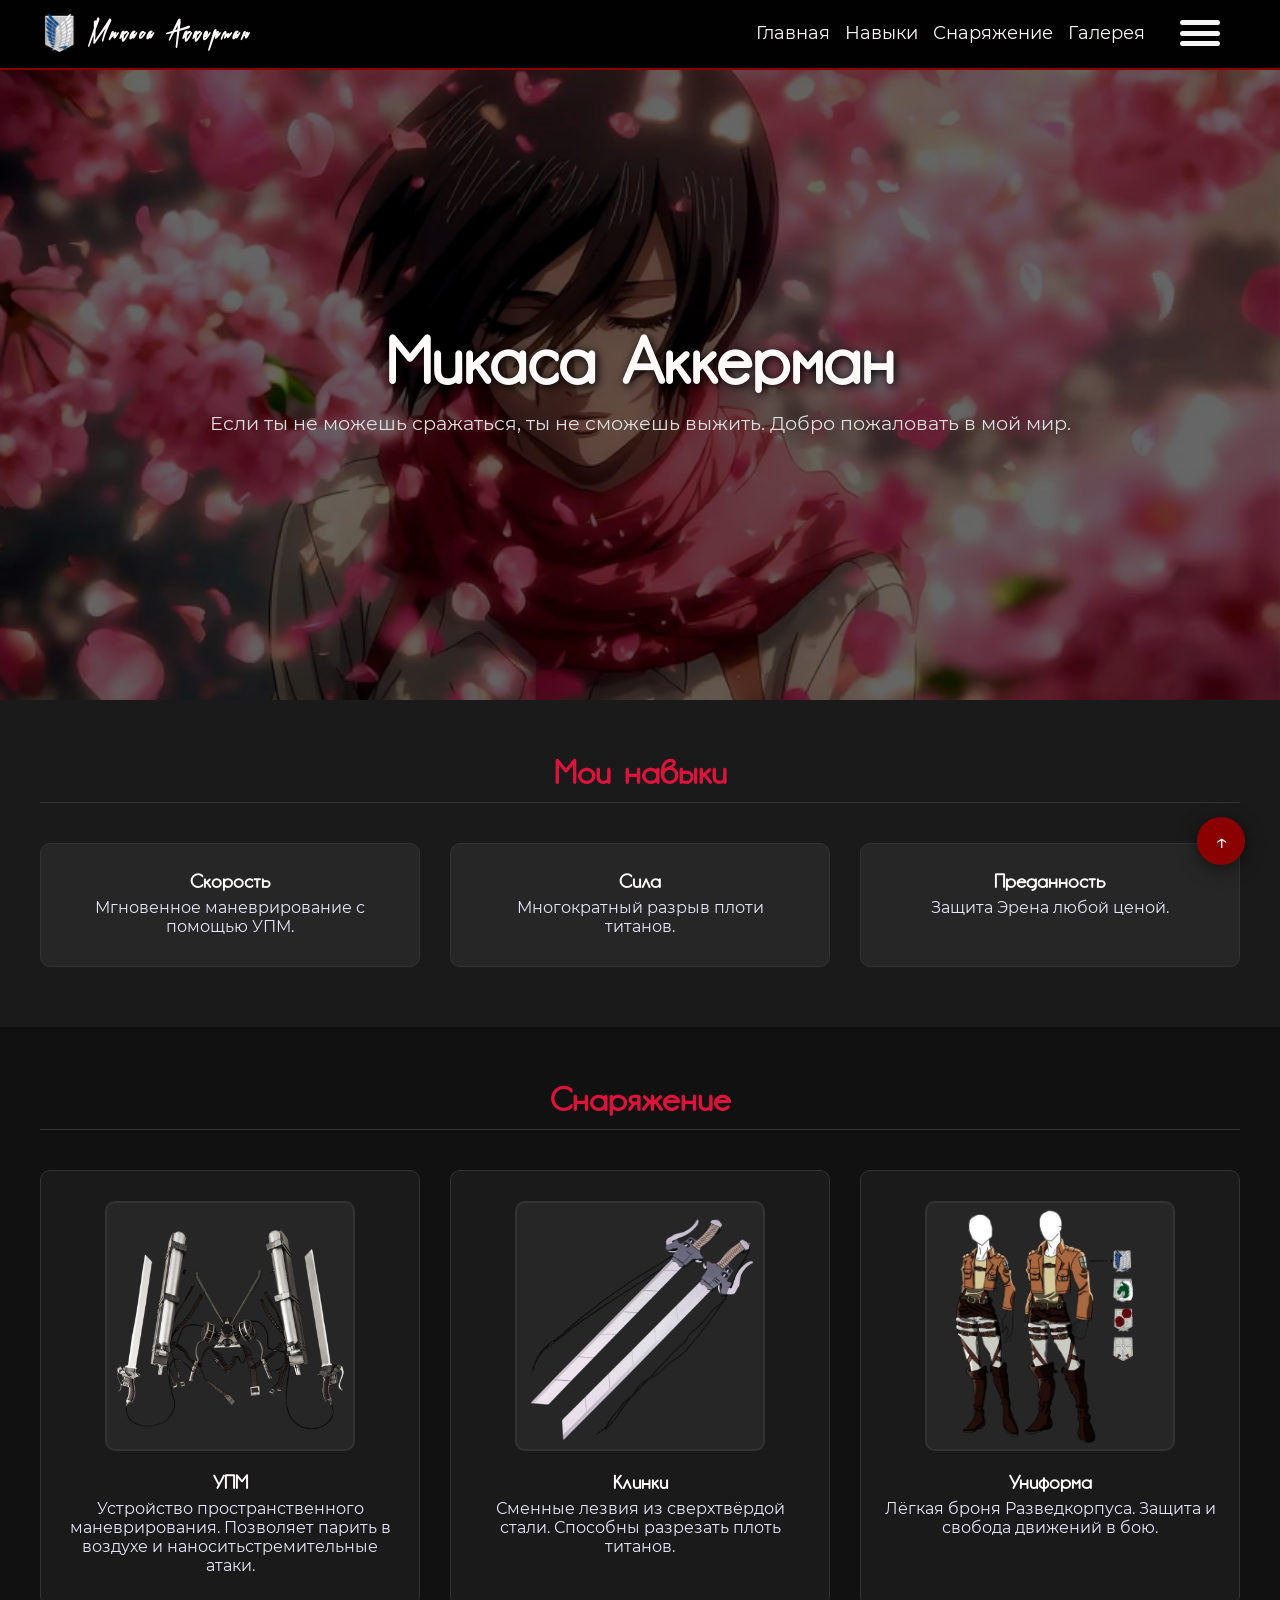
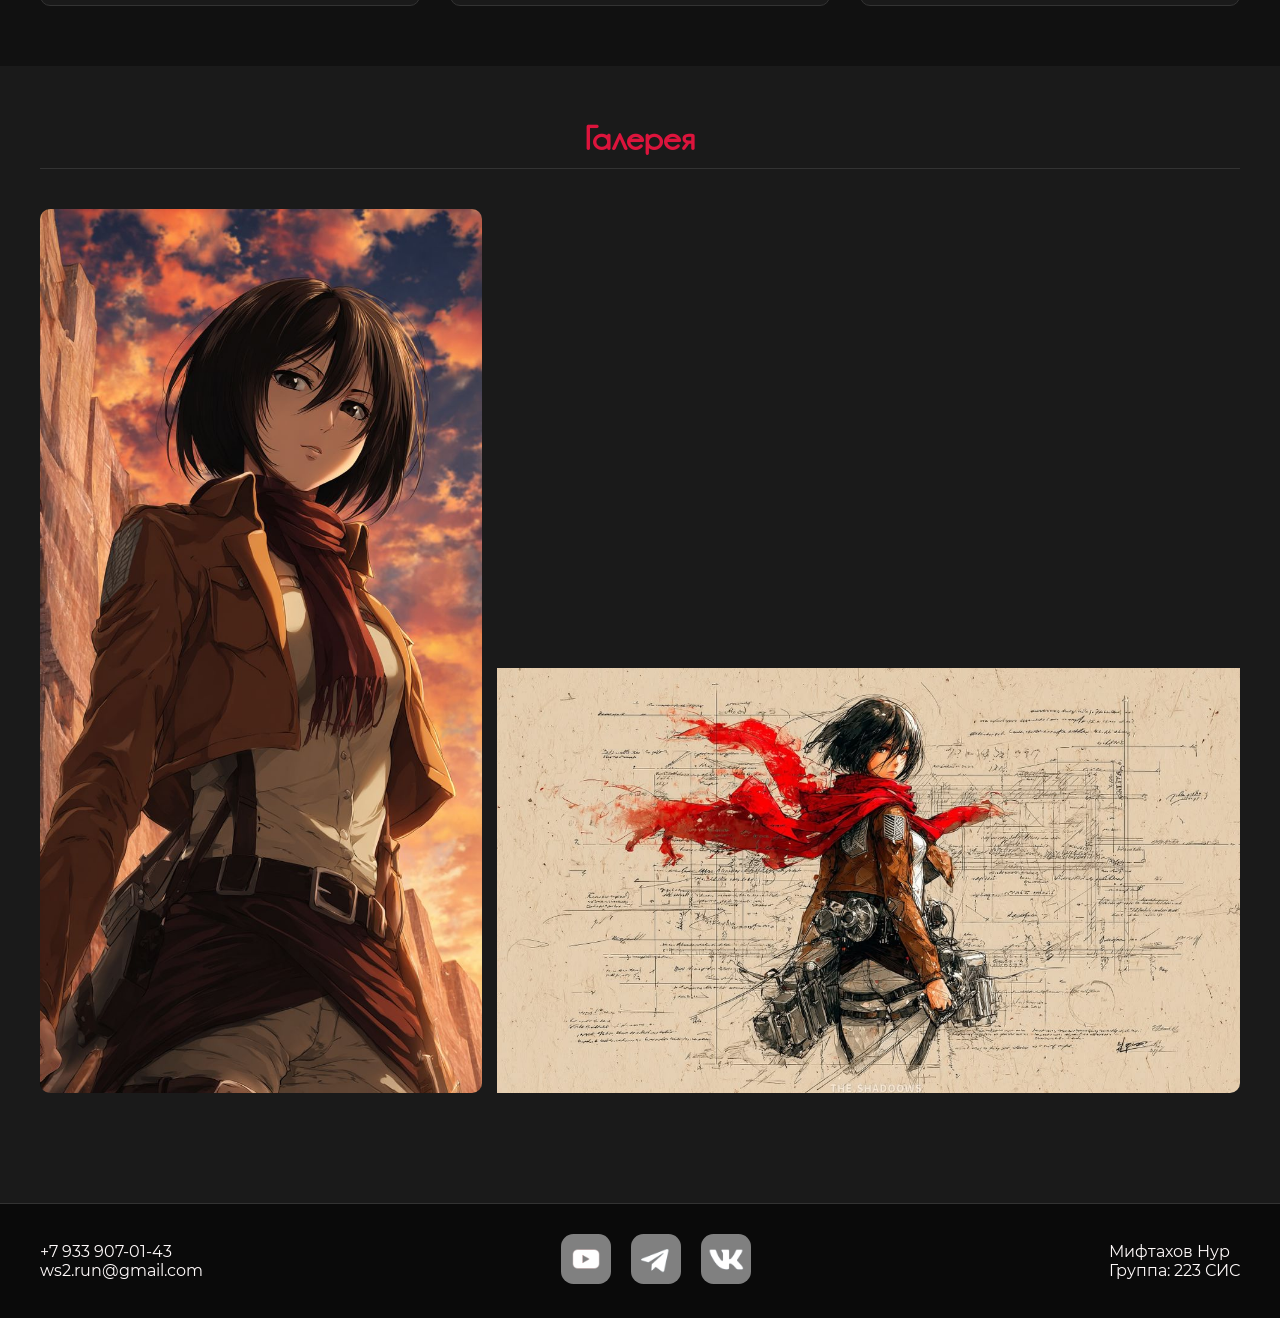
<file: index.html>
<!DOCTYPE html>
<html lang="ru">

<head>
    <meta charset="UTF-8">
    <meta name="viewport" content="width=device-width, initial-scale=1.0">
    <title>Микаса Аккерман — Официальный сайт</title>
    <link rel="shortcut icon" href="images/logo.png" type="image/x-icon">
    <link rel="stylesheet" href="css/style.css">
</head>

<body>
    <header>
        <div class="container header-block">
            <a href="#">
                <div class="logo">
                    <img src="images/logo.png" alt="«Крылья свободы»">
                    <h1>Микаса Аккерман</h1>
                </div>
            </a>
            <nav>
                <a href="#hero">Главная</a>
                <a href="#skills">Навыки</a>
                <a href="#equipments">Снаряжение</a>
                <a href="#gallery">Галерея</a>
                <input type="checkbox" id="burger-checkbox" class="burger-checkbox">
                <label for="burger-checkbox" class="burger"></label>
                <ul class="menu-list">
                    <li>
                        <a href="#" class="menu-item">Главная</a>
                    </li>
                    <li>
                        <a href="project.html" class="menu-item">Проект Микасы</a>
                    </li>
                    <li>
                        <a href="about.html" class="menu-item">Анкета</a>
                    </li>
                </ul>
                <img class="mikasaNav" src="images/mikasaChibi.png" alt="">
            </nav>
        </div>
    </header>
    <!-- maaain -->
    <main>
        <div class="hero" id="hero">
            <div class="container hero-block">
                <h2>Микаса Аккерман</h2>
                <p>Если ты не можешь сражаться, ты не сможешь выжить. Добро пожаловать в мой мир.</p>
            </div>
        </div>
        <div class="skill-block container" id="skills">
            <h2>Мои навыки</h2>
            <div class="cards-skill">
                <div class="card-skill">
                    <h3>Скорость</h3>
                    <p>Мгновенное маневрирование с помощью УПМ.</p>
                </div>
                <div class="card-skill">
                    <h3>Сила</h3>
                    <p>Многократный разрыв плоти титанов.</p>
                </div>
                <div class="card-skill">
                    <h3>Преданность</h3>
                    <p>Защита Эрена любой ценой.</p>
                </div>
            </div>
        </div>

        <div class="equipment-block" id="equipments">
            <div class="container">
                <h2>Снаряжение</h2>
                <div class="cards-equipments">
                    <div class="card-equipments">
                        <img src="images/3DMG.png" alt="3DMG">
                        <h3>УПМ</h3>
                        <p>Устройство пространственного маневрирования. Позволяет парить в воздухе и наноситьстремительные атаки.</p>
                    </div>
                    <div class="card-equipments">
                        <img src="images/3DMG blades.png" alt="blades">
                        <h3>Клинки</h3>
                        <p>Сменные лезвия из сверхтвёрдой стали. Способны разрезать плоть титанов.</p>
                    </div>
                    <div class="card-equipments">
                        <img src="images/uniform.png" alt="uniform">
                        <h3>Униформа</h3>
                        <p>Лёгкая броня Разведкорпуса. Защита и свобода движений в бою.</p>
                    </div>
                </div>
            </div>
        </div>

        <div class="gallery-block container" id="gallery">
            <h2>Галерея</h2>
            <table class="gallery">
                <tr>
                    <td class="photo-card" rowspan="2">
                        <img src="images/mikasa_Ackerman.jpg" alt="">
                    </td>
                    <td class="video-card">
                        <video autoplay muted loop>
                            <source src="https://a.videovssylku.ru/2026/06/17/Mikasa-edit.mp4">
                        </video>
                    </td>
                </tr>
                <tr>
                    <td class="photo-card-h">
                        <img src="images/mikasa_Ackerman_draw.jpg" alt="">
                    </td>
                </tr>
            </table>
        </div>
    </main>

    <footer>
        <div class="container footer-block">
            <div class="container footer-block">
                <div class="contacts">
                    <a href="tel:+79339070143">+7 933 907-01-43</a>
                    <a href="mailto:ws2.run@gmail.com">ws2.run@gmail.com</a>
                </div>

                <div class="sw">
                    <!-- <p>Соцсети: @mikasa_official (ПарадизНет)</p> -->
                    <div class="icon-content">
                        <div class="yt">
                            <a href="https://youtu.be/dQw4w9WgXcQ?feature=shared">
                                <img src="images/YT.png" alt="YT">
                            </a>
                            <div class="tooltip">YouTube</div>
                        </div>
                    </div>

                    <div class="icon-content">
                        <div class="tg">
                            <a href="https://t.me/WS2_WanderSun">
                                <img src="images/TG.png" alt="TG">
                            </a>
                            <div class="tooltip">Telegram</div>
                        </div>
                    </div>

                    <div class="icon-content">
                        <div class="vk">
                            <a href=https://vk.com/wander_sun>
                                <img src="images/VK.png" alt="VK">
                            </a>
                            <div class="tooltip">VK</div>
                        </div>
                    </div>
                </div>

                <div class="developer">
                    <p>Мифтахов Нур</p>
                    <p>Группа: 223 СИС</p>
                </div>
                <a href="#" class="btn-up">↑</a>
            </div>
        </div>
    </footer>
</body>

</html>
</file>
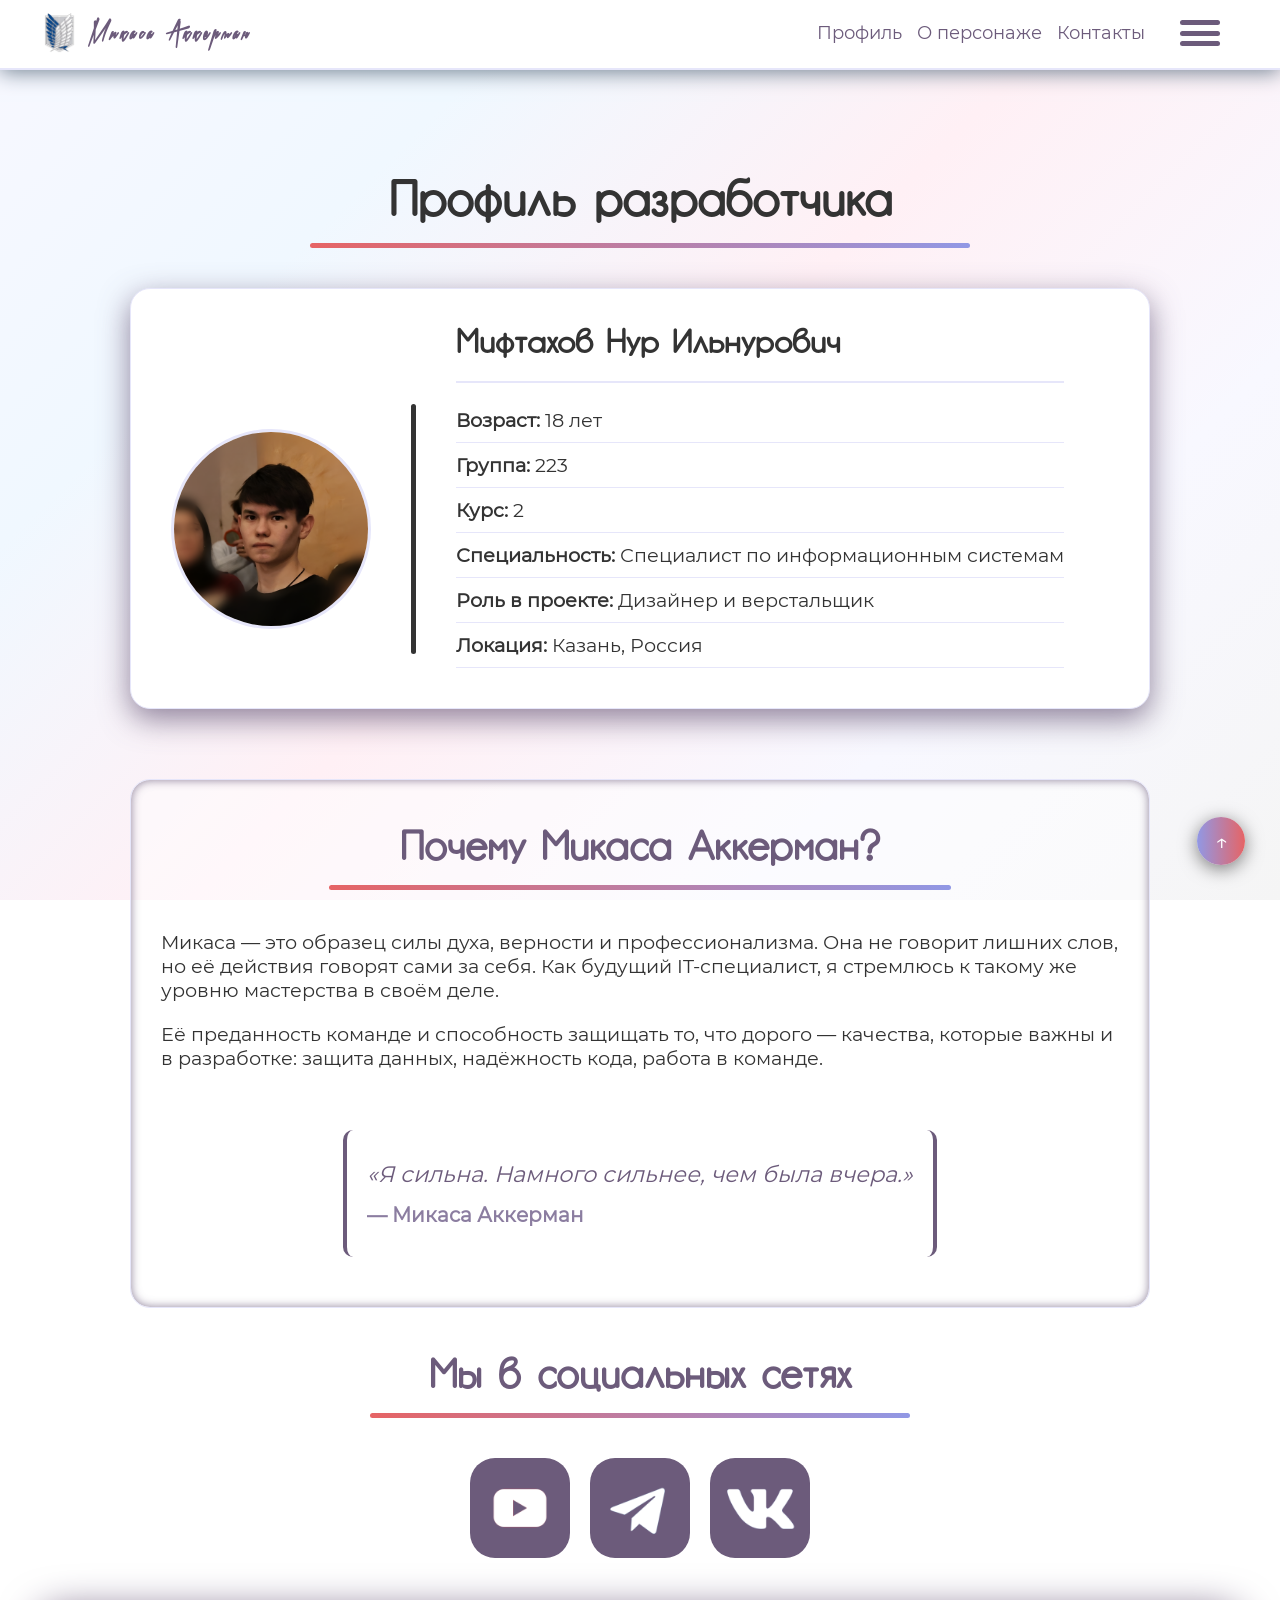
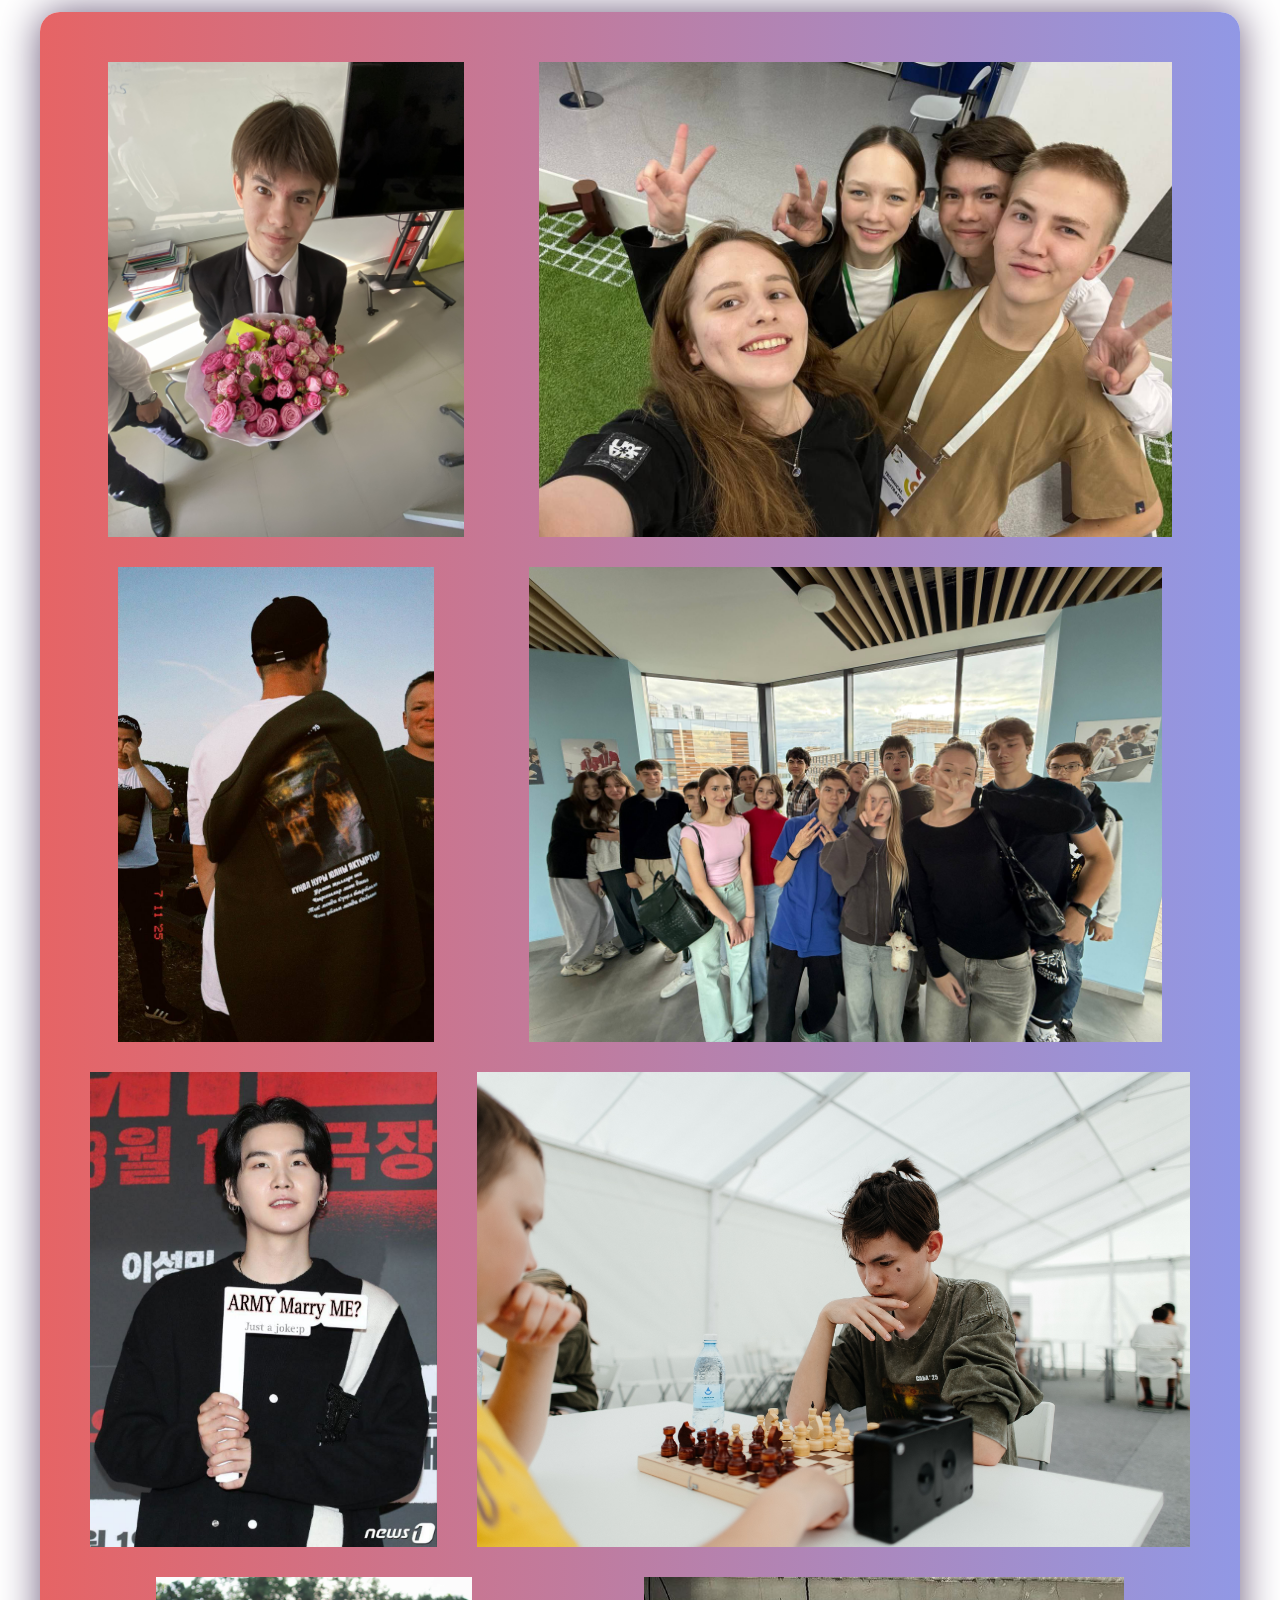
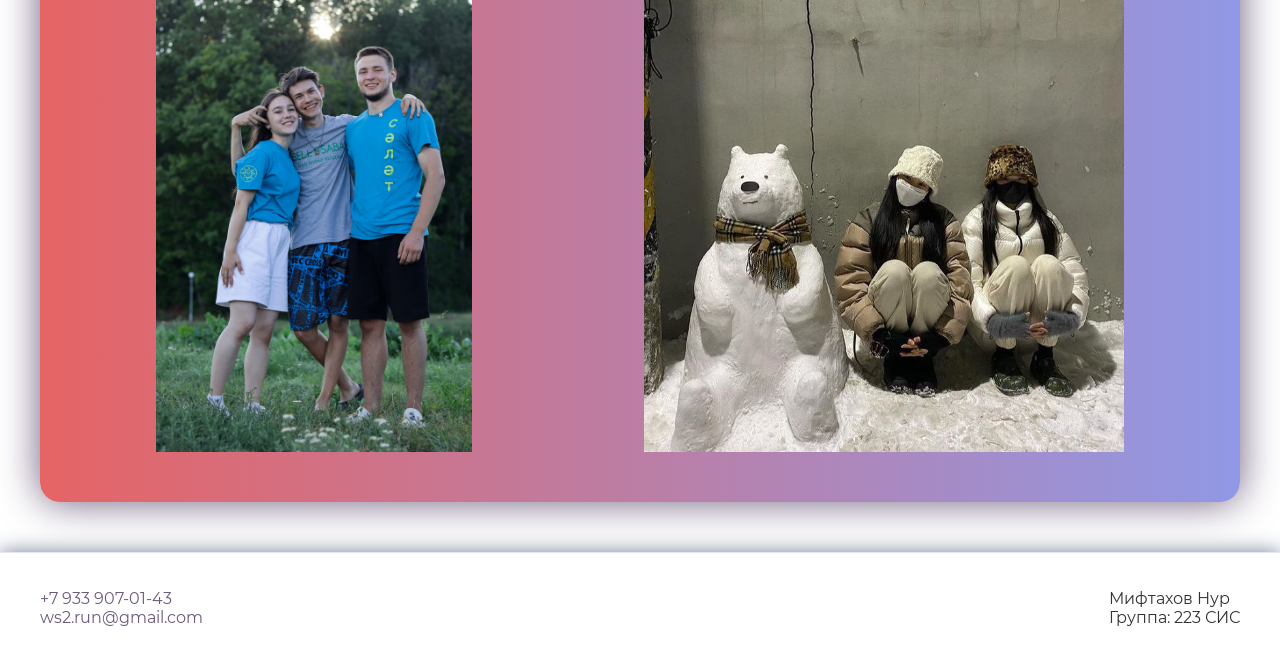
<file: about.html>
<!DOCTYPE html>
<html lang="ru">

<head>
    <meta charset="UTF-8">
    <meta name="viewport" content="width=device-width, initial-scale=1.0">
    <title>Анкета</title>
    <link rel="shortcut icon" href="images/logo.png" type="image/x-icon">
    <link rel="stylesheet" href="css/style-WS2.css">
</head>

<body>
    <header>
        <div class="container header-block">
            <a href="index.html">
                <div class="logo">
                    <img src="images/logo.png" alt="«Крылья свободы»">
                    <h1>Микаса Аккерман</h1>
                </div>
            </a>
            <nav>
                <a href="#profile">Профиль</a>
                <a href="#character">О персонаже</a>
                <a href="#sw">Контакты</a>
                <input type="checkbox" id="burger-checkbox" class="burger-checkbox">
                <label for="burger-checkbox" class="burger"></label>
                <ul class="menu-list">
                    <li>
                        <a href="index.html" class="menu-item">Главная</a>
                    </li>
                    <li>
                        <a href="project.html" class="menu-item">Проект Микасы</a>
                    </li>
                    <li>
                        <a href="#" class="menu-item">Анкета</a>
                    </li>
                </ul>
                <img class="mikasaNav" src="images/mikasaChibi.png" alt="">
            </nav>
        </div>
    </header>

    <main>
        <div class="container about-block" id="profile">
            <div class="profile-name">
                <h2>Профиль разработчика</h2>
                <div class="line-h-akk"></div>
            </div>
            <div class="profile-card">
                <div class="ava">
                    <img src="images/WS2.png" alt="WS2">
                    <div class="line"></div>
                </div>
                <div class="profile-info">
                    <h3>Мифтахов Нур Ильнурович</h3>
                    <ul>
                        <li><span>Возраст:</span> 18 лет</li>
                        <li><span>Группа:</span> 223</li>
                        <li><span>Курс:</span> 2</li>
                        <li><span>Специальность:</span> Специалист по информационным системам</li>
                        <li><span>Роль в проекте:</span> Дизайнер и верстальщик</li>
                        <li><span>Локация:</span> Казань, Россия</li>
                    </ul>
                </div>
            </div>
        </div>

        <div class="container" id="character">
            <div class="about-character">
                <div class="why-name">
                    <h2>Почему Микаса Аккерман?</h2>
                    <div class="line-h-why"></div>
                </div>
                <div class="character-reason">
                    <div class="reason-txt">
                        <p>Микаса — это образец силы духа, верности и профессионализма. Она не говорит лишних слов, но
                            её
                            действия говорят сами за себя. Как будущий IT-специалист, я стремлюсь к такому же уровню
                            мастерства в своём деле.</p>
                        <p>Её преданность команде и способность защищать то, что дорого — качества, которые важны и в
                            разработке: защита данных, надёжность кода, работа в команде.</p>
                    </div>
                    <div class="reason-quote">
                        <p>«Я сильна. Намного сильнее, чем была вчера.»</p>
                        <span>— Микаса Аккерман</span>
                    </div>
                </div>
            </div>
        </div>

        <div class="container">
            <div class="about-sw" id="sw">
                <div class="sw-name">
                    <h2>Мы в социальных сетях</h2>
                    <div class="line-h-sw"></div>
                </div>
                <div class="sw">
                    <div class="icon-content">
                        <div class="yt">
                            <a href="https://youtu.be/dQw4w9WgXcQ?feature=shared">
                                <img src="images/YT.png" alt="YT">
                            </a>
                            <div class="tooltip">YouTube</div>
                        </div>
                    </div>

                    <div class="icon-content">
                        <div class="tg">
                            <a href="https://t.me/WS2_WanderSun">
                                <img src="images/TG.png" alt="TG">
                            </a>
                            <div class="tooltip">Telegram</div>
                        </div>
                    </div>

                    <div class="icon-content">
                        <div class="vk">
                            <a href=https://vk.com/wander_sun>
                                <img src="images/VK.png" alt="VK">
                            </a>
                            <div class="tooltip">VK</div>
                        </div>
                    </div>
                </div>

                <div class="cards">
                    <div class="card">
                        <img src="images/WS2/WS2 heic.jpg" alt="">
                        <img src="images/WS2/WS2_be1.jpg" alt="">
                    </div>
                    <div class="card">
                        <img src="images/WS2/WS2 (3).jpg" alt="">
                        <img src="images/WS2/WS2 (1).jpg" alt="">
                    </div>
                    <div class="card">
                        <img src="images/WS2/WS2_be0.jpg" alt="">
                        <img src="images/WS2/WS2 (2).jpg" alt="">
                    </div>
                    <div class="card">
                        <img src="images/WS2/WS2 (4).jpg" alt="">
                        <img src="images/WS2/WS2_be2.jpg" alt="">
                    </div>
                </div>
            </div>
        </div>
    </main>
</body>

<footer>
    <div class="container footer-block">
        <div class="container footer-block">
            <div class="contacts">
                <a href="tel:+79339070143">+7 933 907-01-43</a>
                <a href="mailto:ws2.run@gmail.com">ws2.run@gmail.com</a>
            </div>

            <div class="sw">
                <!-- <p>Соцсети: @mikasa_official (ПарадизНет)</p> -->
                <a href="#" class="btn-up">↑</a>
            </div>

            <div class="developer">
                <p>Мифтахов Нур</p>
                <p>Группа: 223 СИС</p>
            </div>
        </div>
    </div>
</footer>

</html>
</file>
<file: css/style.css>
@font-face {
    font-family: 'xtreem';
    src: url(../fonts/xtreem2personaluse.ttf);
}
@font-face {
    font-family: 'Montserrat';
    src: url(../fonts/Montserrat-Regular.ttf);
}
@font-face {
    font-family: 'GardensC';
    src: url(../fonts/GardensC_03_1.otf);
}

* {
    margin: 0;
    padding: 0;
    box-sizing: border-box;
    text-decoration: none;
    font-family: 'Montserrat';
    transition: 0.5s;
    scroll-behavior: smooth;
}

.container {
    width: 1200px;
    margin: 0 auto;
}

h2, h3 {
    font-family: 'GardensC';
}

.btn-up {
    position: fixed;
    bottom: 35px;
    right: 35px;
    background: #8b0000;
    color: #ffffff;
    width: 48px;
    height: 48px;
    text-align: center;
    line-height: 48px;
    border-radius: 50%;
    text-decoration: none;
    font-size: 1.4rem;
    box-shadow: 0 4px 18px rgba(0, 0, 0, 0.5);
    z-index: 998;
}

header {
    position: fixed;
    top: 0;
    left: 0;
    width: 100%;
    height: 70px;
    background-color: rgba(0, 0, 0, 0.95);
    border-bottom: 2px solid darkred;
    color:snow;
    z-index: 999;
}

.header-block {
    display: flex;
    justify-content: space-between;
    align-items: center;
}

.logo {
    display: flex;
    align-items: center;
    gap: 10px;
}

.logo img {
    height: 40px;
}

.logo h1 {
    font-size: 1.5em;
    color: snow;
    letter-spacing: 4px;
    font-family: 'xtreem';
}

nav {
    display: flex;
    gap: 15px;
    align-items: center;
    position: relative;
}

nav a {
    color: snow;
    font-size: large;
}
nav a:hover {
    color: red;
    transform: translateY(-5px);
}

.burger-checkbox {
    display: none;
}
/* btn */
.burger {
    cursor: pointer;
    display: block;
    position: relative;
    width: 40px;
    height: 26px;
    margin: 20px;
}
/* line */
.burger::before,
.burger::after {
    content: '';
    left: 0;
    position: absolute;
    display: block;
    width: 100%;
    height: 5px;
    border-radius: 10px;
    background: whitesmoke;
}

.burger::before {
    top: 0;
    box-shadow: 0 11px 0 whitesmoke;
}
.burger::after {
    bottom: 0;
}
.burger-checkbox:checked + .burger::before {
    top: 11px;
    transform: rotate(45deg);
    box-shadow: 0 0;
}
.burger-checkbox:checked + .burger::after {
    bottom: 11px;
    transform: rotate(-45deg);
}
.menu-list {
    position: absolute;
    top: 70px;
    right: 0;
    padding: 42px 0;
    background: darkred;
    border-bottom-left-radius: 10px;
    border-bottom-right-radius: 10px;
    list-style: none;
    transform: translateY(-200%);
    width: 200px;
    z-index: 100;
}

.mikasaNav {
    position: absolute;
    top: 70px;
    right: 0;
    padding: 42px 0;
    transform: translateY(-200%);
    width: 200px;
    z-index: 99;
}

.menu-item {
    display: block;
    padding: 8px;
    color: snow;
    font-size: 18px;
    text-align: center;
    border-bottom: 1px solid crimson;
    border-radius: 10px;
}
.menu-item:hover {
    background: crimson;
    padding-left: 25px;
    color: snow;
}
.burger-checkbox:checked ~ .menu-list {
    transform: translateY(0);
}

.burger-checkbox:checked ~ .mikasaNav {
    transform: translateY(160px);
}

body {
    background-color: #1a1a1a;
    color: snow;
    padding-top: 70px;
}

.hero {
    background: url('../images/Mikasa_main.png') no-repeat;
    background-position: center center;
    background-size: cover;
    height: 70vh;
    display: flex;
    align-items: center;
    justify-content: center;
    position: relative;
}
.hero::after {
    content: '';
    position: absolute;
    top: 0; left: 0;
    width: 100%; height: 100%;
    background: rgba(0,0,0,0.6);
}
.hero-block {
    position: relative;
    z-index: 1;
    text-align: center;
}
.hero-block h2 {
    font-size: 4em;
    text-shadow: 2px 2px 10px black;
    margin-bottom: 10px;
}
.hero-block p {
    font-size: 1.2em;
    color: #ddd;
}

.skill-block {
    padding: 60px 0;
}
.skill-block h2 {
    text-align: center;
    font-size: 2em;
    margin-bottom: 40px;
    color: crimson;
    border-bottom: 1px solid #333;
    padding-bottom: 10px;
}

.skill-block p {
    color: lavender;
}

.cards-skill {
    display: flex;
    justify-content: center;
    flex-wrap: wrap;
    gap: 30px;
}

.card-skill {
    background-color: #262626;
    padding: 30px;
    border-radius: 10px;
    flex: 1 1 250px; /* flex-grow|shrink|basis */
    text-align: center;
    border: 1px solid #333;
}

.card-skill:hover {
    transform: translateY(-10px);
    box-shadow: 0 15px 25px darkred;
    border-color: darkred;
}

h3 {
    margin-bottom: 5px;
}
.equipment-block {
    padding: 60px 0;
    background-color: #111;
}

.equipment-block h2 {
    text-align: center;
    font-size: 2em;
    margin-bottom: 40px;
    color: crimson;
    border-bottom: 1px solid #333;
    padding-bottom: 10px;
}
.equipment-block p {
    color:lavender;
}

.cards-equipments {
    display: flex;
    justify-content: center;
    flex-wrap: wrap;
    gap: 30px;
}

.card-equipments {
    flex: 1 1 250px;
    text-align: center;
    padding: 30px 20px;
    background-color: #1a1a1a;
    border: 1px solid #333;
    border-radius: 10px;
    position: relative;
    overflow: hidden;
}
.card-equipments::before {
    content: '';
    position: absolute;
    top: 0;
    left: 0;
    width: 100%;
    height: 3px;
    background: darkred;
    transform: scaleX(0);
    transition: transform 0.5s;
}
.card-equipments:hover {
    transform: translateY(-8px);
    border-color: darkred;
}
.card-equipments:hover::before {
    transform: scaleX(1);
}

.card-equipments img {
    height: 250px;
    border: 2px solid #333;
    background-color: #262626;
    border-radius: 10px;
    margin-bottom: 20px;
}

.gallery-block {
    padding: 60px 0;
    
}
.gallery-block h2 {
    text-align: center;
    font-size: 2em;
    margin-bottom: 40px;
    color:crimson;
    border-bottom: 1px solid #333;
    padding-bottom: 10px;
}

.gallery {
    width: 100%;
    border-collapse: collapse;
}

.photo-card {
    width: 35%;
    margin-right: 15px;
    border-radius: 10px;
    overflow: hidden;
}

.gallery-block img {
    width: 100%;
    height: 100%;
    display: block;
    object-fit: cover;
}
.gallery-block img:hover {
    transform: scale(1.1);
}

.video-card {
    width: 60%;
    height: 50%;
    padding-left: 15px;
    vertical-align: top;
    overflow: hidden;
}
video{
    width: 100%;
    height: 100%;
    object-fit: cover;
    border-radius: 10px;
    
}

.photo-card-h {
    border-radius: 10px;
    /* margin-left: 15px; */
    /* padding-left: 15px; */
    vertical-align: bottom;

    overflow: hidden;
}
.photo-card-h img {
    /* width: 95%; */
    margin-left: 15px;
    object-fit: cover;
}

.project-page {
    padding: 60px 0;
}

.title {
    text-align: center;
    font-size: 2em;
    color: crimson;
    padding-bottom: 20px;
    position: relative;
}

.title::before
{
    content: '';
    position: absolute;
    bottom: 0;
    left: 45%;
    width: 10%;
    height: 4px;
    border-radius: 10px;
    background-color: #444;
    
}

.subtitle {
    text-align: center;
    padding: 15px 0 10px 0;
    margin-bottom: 40px;
    color: lightgray;
    font-style: italic;
}

.cards-gif {
    display: flex;
    justify-content: space-around;
    flex-wrap: wrap;
    margin-bottom: 70px;
}

.card-gif {
    width: 550px;
    background: #333;
    border-radius: 10px;
    border: 1px solid #444;
    position: relative;
}
.card-gif:hover {
    transform: translateY(-10px);
    box-shadow: 0 15px 25px darkred;
    border-color: darkred;
}

.card-gif h3 {
    margin: 25px 0 0 20px;
    padding: 6px 14px;
    border-radius: 20px;
    background-color: #444;
    color: crimson;
    width: 55%;
}

.gif-info {
    padding: 0 25px 25px;
}

.gif-info p {
    color: lightgrey;
    font-size: 1.2em;
    margin-bottom: 6px;
    padding: 6px 0;
    border-bottom: 1px dashed #333;
}
.gif-info p span {
    font-weight: bold;
}

.gif-img {
    max-width: 95%;
    margin: 20px 15px;
    border: 2px solid #444;
    border-radius: 10px;
}

.chibi {
    position: absolute;
    top: -135px;
    right: 50px;
}

.chibi img {
    height: 150px;
}

.advice {
    display: flex;
    justify-content: space-around;
    gap: 30px;
    flex-wrap: wrap;
}

.advice-card {
    width: 380px;
    background: #333;
    padding: 30px;
    border-radius: 15px;
    border: 1px solid #444;
}

.advice-card:hover {
    transform: translateY(-5px);
    box-shadow: 0 15px 35px darkred;
}

.advice-card h3 {
    color: crimson;
    margin-bottom: 10px;
    font-size: 1.3em;
}

.advice-card p {
    color: lavender;
    margin-bottom: 15px;
    font-size: 1.1em;
}

.advice-quote {
    background: rgba(139, 0, 0, 0.1);
    border-left: 3px solid darkred;
    padding: 12px 15px;
    border-radius: 0 8px 8px 0;
    font-style: italic;
    color: lightcoral;
}

footer {
    background: #0a0a0a;
    padding: 30px 0;
    margin-top: 50px;
    border-top: 1px solid #333;
    position: relative;
}
.footer-block {
    display: flex;
    justify-content: space-between;
    align-items: center;
    flex-wrap: wrap;
}

.contacts {
    display: flex;
    flex-direction: column;
}
.contacts a {
    color: snow;
}

.sw {
    display: flex;
    justify-content: center;
    align-items: center;
}

.icon-content {
    margin: 0 10px;
    position: relative;
}

.tooltip {
    position: absolute;
    top: -30px;
    left: 50%;
    transform: translateX(-50%);
    background-color: #fff;
    color: black;
    padding: 6px 10px;
    border-radius: 5px;
    opacity: 0;
    visibility: hidden;
    font-size: 0.9em;
}

.icon-content:hover .tooltip {
    opacity: 1;
    visibility: visible;
    top: -55px;
}

.sw a img {
    width: 50px;
    border-radius: 25%;
    background-color: grey;
}
.sw a img:hover {
    transform: translateY(-15px);
    border-radius: 50%;
}
.yt a img:hover {
    background-color: red;
}
.tg a img:hover {
    background-color: deepskyblue;
}
.vk a img:hover {
    background-color: royalblue;
}
</file>
<file: css/style-WS2.css>
@font-face {
    font-family: 'xtreem';
    src: url(../fonts/xtreem2personaluse.ttf);
}
@font-face {
    font-family: 'Montserrat';
    src: url(../fonts/Montserrat-Regular.ttf);
}
@font-face {
    font-family: 'GardensC';
    src: url(../fonts/GardensC_03_1.otf);
}

* {
    margin: 0;
    padding: 0;
    box-sizing: border-box;
    text-decoration: none;
    font-family: 'Montserrat';
    transition: 0.5s;
    scroll-behavior: smooth;
}

.container {
    width: 1200px;
    margin: 0 auto;
}

h2, h3 {
    font-family: 'GardensC';
}


header {
    position: fixed;
    top: 0;
    left: 0;
    width: 100%;
    height: 70px;
    background-color: rgba(255, 255, 255, 0.95);
    border-bottom: 2px solid lavender;
    box-shadow: 0 2px 20px slategray;
    z-index: 999;
}

.header-block {
    display: flex;
    justify-content: space-between;
    align-items: center;
}

.logo {
    display: flex;
    align-items: center;
    gap: 10px;
}

.logo img {
    height: 40px;
}

.logo h1 {
    font-size: 1.5em;
    color: #6c5b7b;
    letter-spacing: 4px;
    font-family: 'xtreem';
}

nav {
    display: flex;
    gap: 15px;
    align-items: center;
    position: relative;
}

nav a {
    color: #6c5b7b;
    font-size: large;
}
nav a:hover {
    color: red;
    transform: translateY(-5px);
}

.burger-checkbox {
    display: none;
}
/* btn */
.burger {
    cursor: pointer;
    display: block;
    position: relative;
    width: 40px;
    height: 26px;
    margin: 20px;
}
/* line */
.burger::before,
.burger::after {
    content: '';
    left: 0;
    position: absolute;
    display: block;
    width: 100%;
    height: 5px;
    border-radius: 10px;
    background: #6c5b7b;
}

.burger::before {
    top: 0;
    box-shadow: 0 11px 0 #6c5b7b;
}
.burger::after {
    bottom: 0;
}
.burger-checkbox:checked + .burger::before {
    top: 11px;
    transform: rotate(45deg);
    box-shadow: 0 0;
}
.burger-checkbox:checked + .burger::after {
    bottom: 11px;
    transform: rotate(-45deg);
}
.menu-list {
    position: absolute;
    top: 70px;
    right: 0;
    padding: 42px 0;
    margin: 0;
    background: white;
    border-bottom-left-radius: 10px;
    border-bottom-right-radius: 10px;
    list-style: none;
    transform: translateY(-200%);
    width: 200px;
    z-index: 100;
}

.mikasaNav {
    position: absolute;
    top: 70px;
    right: 0;
    padding: 42px 0;
    transform: translateY(-200%);
    width: 200px;
    z-index: 99;
}

.menu-item {
    display: block;
    padding: 8px;
    color: #333;
    font-size: 18px;
    text-align: center;
    border-bottom: 1px solid lavender;
    border-radius: 10px;
}
.menu-item:hover {
    background: lavender;
    padding-left: 25px;
    color:#6c5b7b;
}
.burger-checkbox:checked ~ .menu-list {
    transform: translateY(0);
}
.burger-checkbox:checked ~ .mikasaNav {
    transform: translateY(160px);
}

body {
    background: linear-gradient(135deg, ghostwhite 0%, aliceblue 25%, lavenderblush 50%, ghostwhite 75%, whitesmoke 100%) fixed;
    color: #333;
    padding-top: 70px;
}

.about-block {
    padding: 110px 0 50px;
}
.profile-name {
    display: flex;
    flex-direction: column;
    align-items: center;
}
.about-block h2 {
    text-align: center;
    font-size: 3em;
    padding-bottom: 15px;
}
.line-h-akk {
    width: 55%;
    height: 5px;
    margin-bottom: 40px;
    border-radius: 10px;
    background: linear-gradient(to right, #e66465, #9198e5);
}

.profile-card {
    width: 85%;
    margin: 0 auto;
    display: flex;
    align-items: center;
    gap: 40px;
    padding: 40px;
    border-radius: 20px;
    background-color: white;
    border: 1px solid lavender;
    box-shadow: 0 10px 30px #6c5b7bc0;
}
.profile-card:hover {
    transform: translateY(-2px);
    box-shadow: 0 12px 40px #6c5b7b;
}
.profile-card span{
    font-weight: bold;
}
.profile-card img {
    width: 200px;
    height: 200px;
    object-fit: cover;
    border-radius: 50%;
    border: 3px solid lavender;
    
}
.ava {
    display: flex;
    align-items: center;
    gap: 40px;
    margin-top: 60px;
}
.line {
    height: 250px;
    width: 5px;
    border-radius: 10px;
    background-color: #333;
}
.profile-info {
    display: flex;
    flex-direction: column;
    justify-content: center;
}
.profile-info h3 {
    font-size: 2em;
    margin-bottom: 15px;
    padding-bottom: 20px;
    border-bottom: 2px solid lavender;
}

.profile-info ul {
    list-style: none;
    font-size: 1.2em;
}
.profile-info li {
    padding: 10px 0;
    border-bottom: 1px solid lavender;
}
.profile-info li:hover {
    transform: translateX(10px);
}

.about-character {
    background: rgba(255, 255, 255, 0.5);
    border: 1px solid lavender;
    border-radius: 20px;
    margin: 20px auto;
    padding: 50px 30px;
    width: 85%;
    box-shadow: inset 0 0 10px #6c5b7bc0;
}
.why-name {
    display: flex;
    flex-direction: column;
    align-items: center;
}
.about-character h2 {
    text-align: center;
    font-size: 2.5rem;
    color: #6c5b7b;
    position: relative;
    padding-bottom: 15px;
}
.line-h-why {
    width: 65%;
    height: 5px;
    margin-bottom: 40px;
    border-radius: 10px;
    background: linear-gradient(to right, #e66465, #9198e5);
}
.character-reason {
    display: flex;
    align-items: center;
    flex-direction: column;
    gap: 40px;
}

.reason-txt p {
    margin-bottom: 20px;
    font-size: 1.2em;
}

.reason-quote {
    background-color: white;
    padding: 30px 20px;
    border-left: 4px solid #6c5b7b;
    border-right: 4px solid #6c5b7b;
    border-radius: 10px;
}
.reason-quote:hover {
    transform: translateY(-10px);
    box-shadow:  0 5px 15px #6c5b7b;
}
.reason-quote p {
    font-style: italic;
    font-size: 1.4em;
    color:#6c5b7b;
    margin-bottom: 15px;
}
.reason-quote span {
    color: #8b7da0;
    font-size: 1.25em;
    font-weight: bold;
}

.about-sw {
    margin-top: 50px;
}
.sw-name {
    display: flex;
    flex-direction: column;
    align-items: center;
}
.about-sw h2 {
    text-align: center;
    font-size: 2.5em;
    color: #6c5b7b;
    position: relative;
    padding-bottom: 15px;
}
.line-h-sw {
    width: 45%;
    height: 5px;
    margin-bottom: 40px;
    border-radius: 10px;
    background: linear-gradient(to right, #e66465, #9198e5);
}

.sw {
    display: flex;
    justify-content: center;
    align-items: center;
    margin-bottom: 50px;
}

.icon-content {
    margin: 0 10px;
    position: relative;
}

.tooltip {
    position: absolute;
    top: -30px;
    left: 50%;
    transform: translateX(-50%);
    background-color: #000;
    color: white;
    padding: 6px 10px;
    border-radius: 5px;
    opacity: 0;
    visibility: hidden;
    font-size: 1.2em;
}

.icon-content:hover .tooltip {
    opacity: 1;
    visibility: visible;
    top: -15px;
}

.sw a img {
    width: 100px;
    border-radius: 25%;
    background-color: #6c5b7b;
}
.sw a img:hover {
    transform: translateY(30px);
    border-radius: 50%;
}
.yt a img:hover {
    background-color: red;
}
.tg a img:hover {
    background-color: deepskyblue;
}
.vk a img:hover {
    background-color: royalblue;
}

.cards {
    display: flex;
    flex-direction: column;
    gap: 30px;
    margin-bottom: 30px;
    padding: 50px 30px;
    border-radius: 20px;
    background: linear-gradient(to right, #e66465, #9198e5);
    box-shadow: 0 0 40px #6c5b7b;
}
.card {
    display: flex;
    justify-content: space-around;
}
.card img {
    height: 475px;
}





footer {
    background: white;
    padding: 30px 0;
    margin-top: 50px;
    border-top: 1px solid lavender;
    box-shadow: 0 0 20px slategray;
    position: relative;
}
.footer-block {
    display: flex;
    justify-content: space-between;
    align-items: center;
    flex-wrap: wrap;
}

.contacts {
    display: flex;
    flex-direction: column;
}
.contacts a {
    color: #6c5b7b;
}

.btn-up {
    position: fixed;
    bottom: 35px;
    right: 35px;
    background: linear-gradient(to right,#9198e5, #e66465);
    color: #ffffff;
    width: 48px;
    height: 48px;
    text-align: center;
    line-height: 48px;
    border-radius: 50%;
    text-decoration: none;
    font-size: 1.4rem;
    box-shadow: 0 4px 18px rgba(0, 0, 0, 0.5);
    z-index: 998;
}
</file>
